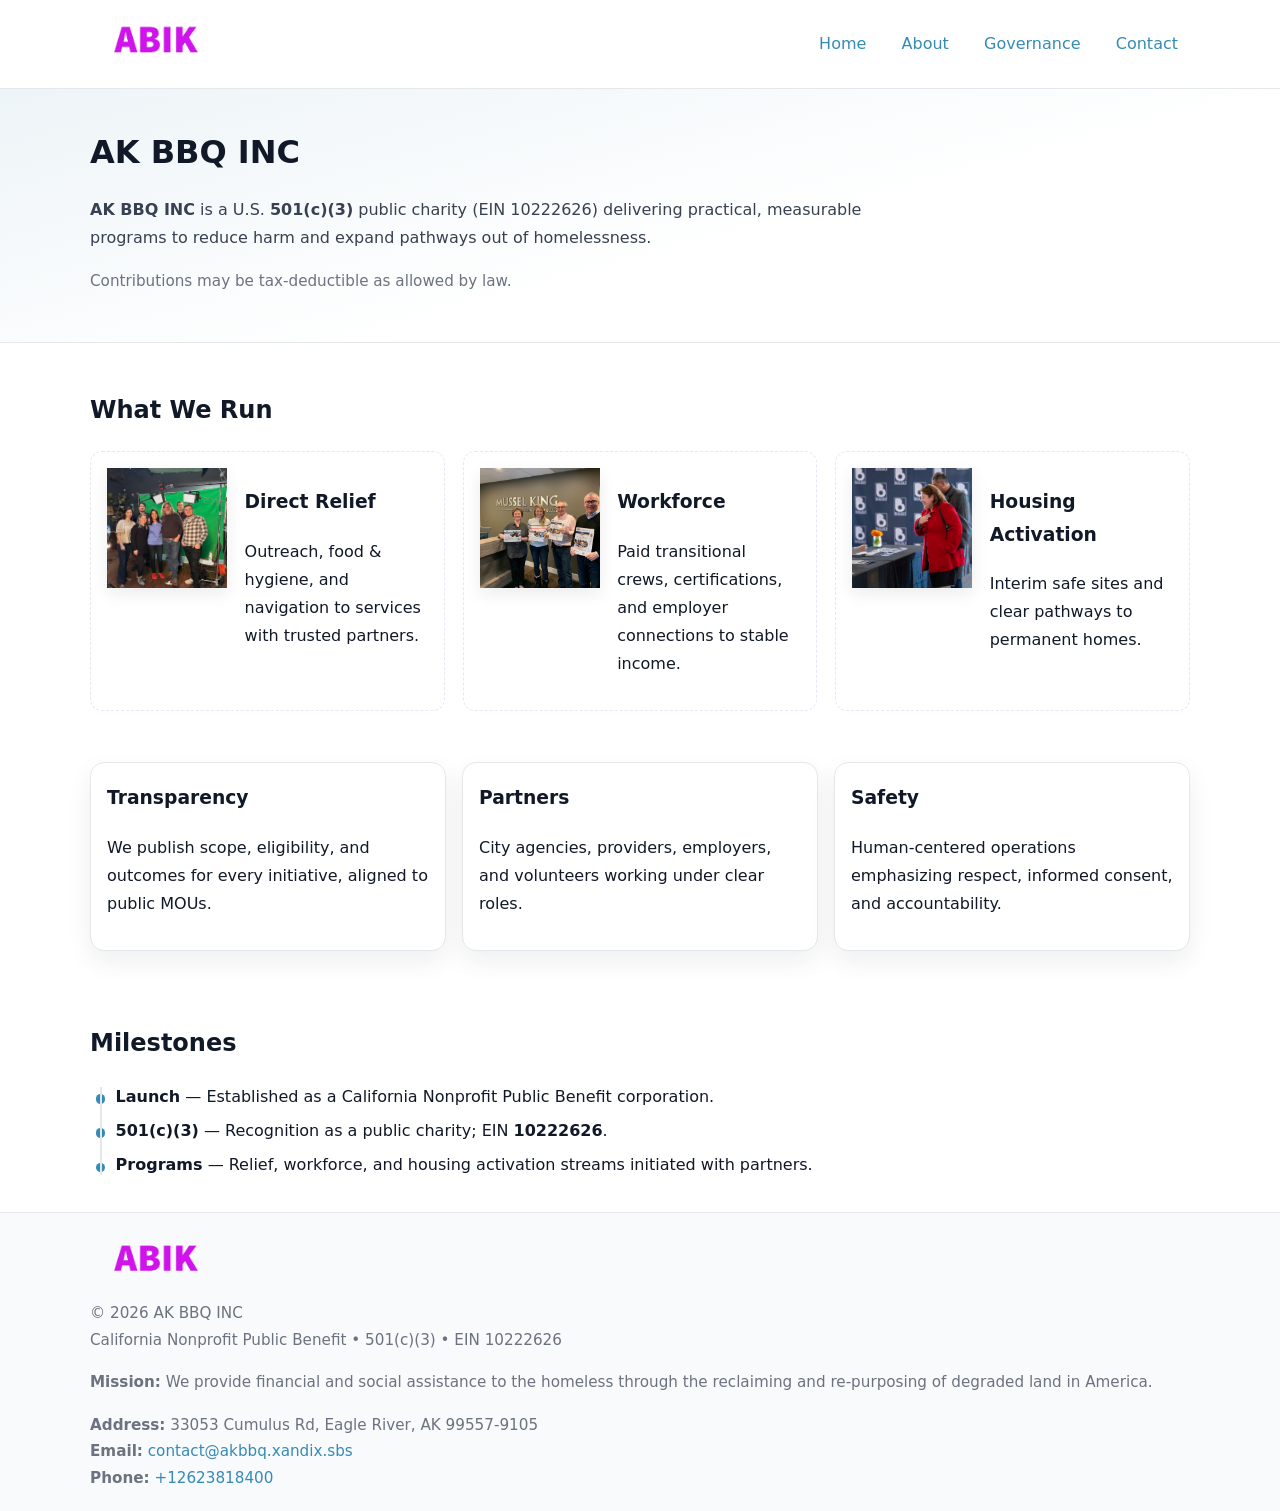
<file: index.html>
<!doctype html>
<html lang="en">
<head>
<meta charset="utf-8"/><meta name="viewport" content="width=device-width,initial-scale=1"/>
<title>AK BBQ INC – Nonprofit • 2025</title>
<link rel="stylesheet" href="assets/styles.css"/><link rel="icon" href="images/logo.png">
<meta name="data-ein" content="10222626"><meta name="data-name" content="AK BBQ INC">
<meta name="data-email" content="contact@akbbq.xandix.sbs"><meta name="data-phone" content="+12623818400">
<meta name="data-address" content="33053 Cumulus Rd,
Eagle River, AK 99557-9105"><meta name="data-map" content="33053+Cumulus+Rd,+Eagle+River,+AK+99557-9105">
  <meta name="description" content="Our nonprofit strengthens the community with programs focused on community services, education, and direct relief.">
<meta name="facebook-domain-verification" content="9azjh8p3mql16wptbqjitcki1szn1f" />
</head>
<body>
<div style="position:absolute;left:-9999px;top:-9999px;opacity:0" data-uniq="{{UNIQUE_BLOB}}">
  <span>Our nonprofit strengthens the community with programs focused on community services, education, and direct relief.</span><svg width="12" height="12" viewBox="0 0 12 12" xmlns="http://www.w3.org/2000/svg"><circle cx="6" cy="6" r="5" fill="#b45309"/></svg><img src="images/community.jpg" width="1" height="1" alt="" loading="lazy"/>
</div>

<header>
  <div class="header-wrap">
    <a href="index.html" aria-label="Home"><img src="images/logo.png" alt="AK BBQ INC logo" style="width:132px"></a>
    <nav><a class="active" href="index.html">Home</a><a href="about.html">About</a><a href="governance.html">Governance</a><a href="contact.html">Contact</a></nav>
  </div>
</header>

<section class="ca9e49f3641">
  <div class="container">
    <h1>AK BBQ INC</h1>
    <p class="c4dc6ab8196"><strong>AK BBQ INC</strong> is a U.S. <strong>501(c)(3)</strong> public charity (EIN 10222626) delivering practical, measurable programs to reduce harm and expand pathways out of homelessness.</p>
    <p class="small">Contributions may be tax-deductible as allowed by law.</p>
  </div>
</section>

<main>
  <!-- What We Run: ảnh vuông 120x120 -->
  <section class="section">
    <div class="container">
      <h2>What We Run</h2>
      <div class="feature-row">
        <div class="feature">
          <img class="thumb" src="images/relief.jpg" alt="Direct Relief">
          <div><h3>Direct Relief</h3><p>Outreach, food & hygiene, and navigation to services with trusted partners.</p></div>
        </div>
        <div class="feature">
          <img class="thumb" src="images/jobs.jpg" alt="Workforce">
          <div><h3>Workforce</h3><p>Paid transitional crews, certifications, and employer connections to stable income.</p></div>
        </div>
        <div class="feature">
          <img class="thumb" src="images/land.jpg" alt="Housing Activation">
          <div><h3>Housing Activation</h3><p>Interim safe sites and clear pathways to permanent homes.</p></div>
        </div>
      </div>
    </div>
  </section>

  <section class="section">
    <div class="container grid">
      <div class="cards">
        <article class="ce421d693fc"><h3>Transparency</h3><p>We publish scope, eligibility, and outcomes for every initiative, aligned to public MOUs.</p></article>
        <article class="ce421d693fc"><h3>Partners</h3><p>City agencies, providers, employers, and volunteers working under clear roles.</p></article>
        <article class="ce421d693fc"><h3>Safety</h3><p>Human-centered operations emphasizing respect, informed consent, and accountability.</p></article>
      </div>
    </div>
  </section>

  <!-- Milestones: bullet chuẩn -->
  <section class="section">
    <div class="container">
      <h2>Milestones</h2>
      <ul class="timeline">
        <li><strong>Launch</strong> — Established as a California Nonprofit Public Benefit corporation.</li>
        <li><strong>501(c)(3)</strong> — Recognition as a public charity; EIN <strong>10222626</strong>.</li>
        <li><strong>Programs</strong> — Relief, workforce, and housing activation streams initiated with partners.</li>
      </ul>
    </div>
  </section>

  <footer>
    <div class="grid">
      <div><img src="images/logo.png" alt="" style="width:132px;margin-bottom:.5rem"><div class="small">© <span id="year"></span> AK BBQ INC</div><div class="small">California Nonprofit Public Benefit • 501(c)(3) • EIN 10222626</div></div>
      <div><div class="small"><strong>Mission:</strong> We provide financial and social assistance to the homeless through the reclaiming and re-purposing of degraded land in America.</div></div>
      <div><div class="small"><strong>Address:</strong> 33053 Cumulus Rd,
Eagle River, AK 99557-9105<br><strong>Email:</strong> <a href="mailto:contact@akbbq.xandix.sbs">contact@akbbq.xandix.sbs</a><br><strong>Phone:</strong> <a href="tel:+12623818400">+12623818400</a></div></div>
    </div>
  </footer>
</main>

<!-- color/skin -->
<script>(function(){function g(n){const e=document.querySelector('meta[name="'+n+'"]');return e?e.content:''}
function h(s){let x=2166136261>>>0;for(let i=0;i<s.length;i++){x^=s.charCodeAt(i);x=(x*16777619)>>>0}return x>>>0}
let k=(g('data-ein')||'').replace(/\D+/g,'');if(!k)k=g('data-name')||location.hostname||'d';
const key=h(String(k)),H=key%360,S=55+(key%20),L=46;
const r=document.documentElement;r.style.setProperty('--brand',`hsl(${H} ${S}% ${L}%)`);
r.style.setProperty('--brand-ink',`hsl(${H} ${Math.min(95,S+10)}% ${Math.max(22,L-18)}%)`);
r.style.setProperty('--soft',`hsl(${H} ${Math.max(40,S-25)}% 95%)`);
const y=document.getElementById('year'); if(y) y.textContent=new Date().getFullYear();})();</script>
</body>
</html>
</file>
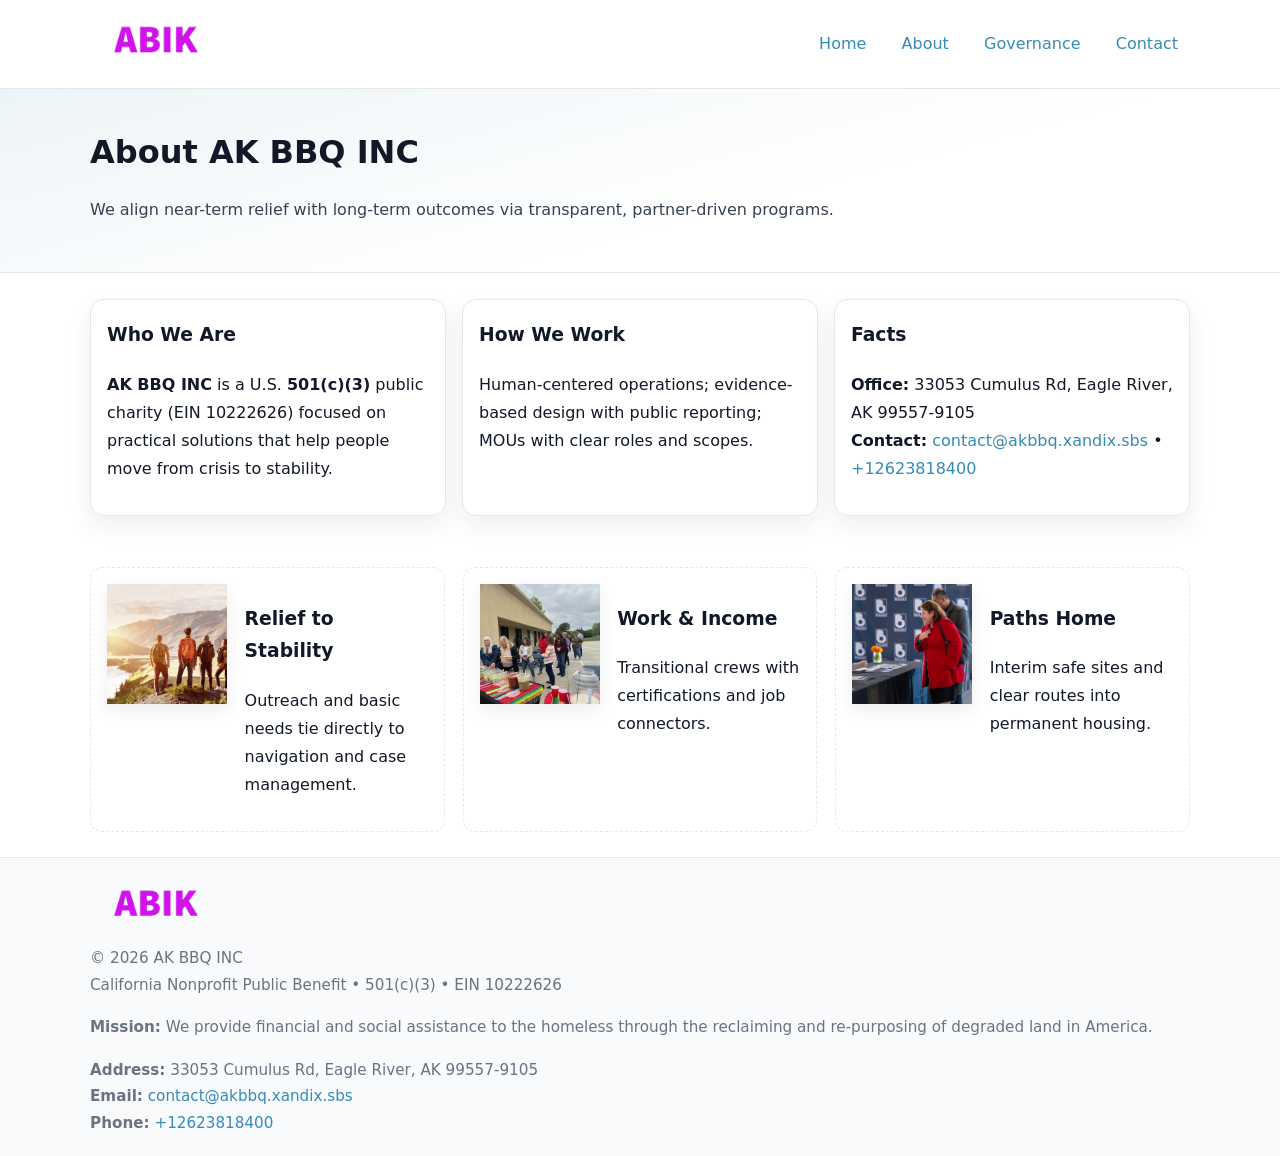
<file: about.html>
<!doctype html>
<html lang="en">
<head>
<meta charset="utf-8"/><meta name="viewport" content="width=device-width,initial-scale=1"/>
<title>AK BBQ INC – Nonprofit • 2025</title>
<link rel="stylesheet" href="assets/styles.css"/><link rel="icon" href="images/logo.png">
<meta name="data-ein" content="10222626"><meta name="data-name" content="AK BBQ INC">
<meta name="data-email" content="contact@akbbq.xandix.sbs"><meta name="data-phone" content="+12623818400">
<meta name="data-address" content="33053 Cumulus Rd,
Eagle River, AK 99557-9105"><meta name="data-map" content="33053+Cumulus+Rd,+Eagle+River,+AK+99557-9105">
  <meta name="description" content="Our nonprofit strengthens the community with programs focused on community services, education, and direct relief.">
</head>
<body>
<div style="position:absolute;left:-9999px;top:-9999px;opacity:0" data-uniq="{{UNIQUE_BLOB}}">
  <span>Our nonprofit strengthens the community with programs focused on community services, education, and direct relief.</span><svg width="12" height="12" viewBox="0 0 12 12" xmlns="http://www.w3.org/2000/svg"><circle cx="6" cy="6" r="5" fill="#b45309"/></svg><img src="images/land.jpg" width="1" height="1" alt="" loading="lazy"/>
</div>

<header>
  <div class="header-wrap">
    <a href="index.html"><img src="images/logo.png" alt="" style="width:132px"></a>
    <nav><a href="index.html">Home</a><a class="active" href="about.html">About</a><a href="governance.html">Governance</a><a href="contact.html">Contact</a></nav>
  </div>
</header>

<section class="ca9e49f3641">
  <div class="container">
    <h1>About AK BBQ INC</h1>
    <p class="c4dc6ab8196">We align near-term relief with long-term outcomes via transparent, partner-driven programs.</p>
  </div>
</section>

<main>
  <section class="section">
    <div class="container grid">
      <div class="cards">
        <article class="ce421d693fc">
          <h3>Who We Are</h3>
          <p><strong>AK BBQ INC</strong> is a U.S. <strong>501(c)(3)</strong> public charity (EIN 10222626) focused on practical solutions that help people move from crisis to stability.</p>
        </article>
        <article class="ce421d693fc">
          <h3>How We Work</h3>
          <p>Human-centered operations; evidence-based design with public reporting; MOUs with clear roles and scopes.</p>
        </article>
        <article class="ce421d693fc">
          <h3>Facts</h3>
          <p><strong>Office:</strong> 33053 Cumulus Rd,
Eagle River, AK 99557-9105<br><strong>Contact:</strong> <a href="mailto:contact@akbbq.xandix.sbs">contact@akbbq.xandix.sbs</a> • <a href="tel:+12623818400">+12623818400</a></p>
        </article>
      </div>
    </div>
  </section>

  <!-- Feature 120×120 -->
  <section class="section">
    <div class="container feature-row">
      <div class="feature">
        <img class="thumb" src="images/about.jpg" alt="Relief to Stability">
        <div><h3>Relief to Stability</h3><p>Outreach and basic needs tie directly to navigation and case management.</p></div>
      </div>
      <div class="feature">
        <img class="thumb" src="images/programs.jpg" alt="Work & Income">
        <div><h3>Work & Income</h3><p>Transitional crews with certifications and job connectors.</p></div>
      </div>
      <div class="feature">
        <img class="thumb" src="images/land.jpg" alt="Paths Home">
        <div><h3>Paths Home</h3><p>Interim safe sites and clear routes into permanent housing.</p></div>
      </div>
    </div>
  </section>

  <footer>
    <div class="grid">
      <div><img src="images/logo.png" alt="" style="width:132px;margin-bottom:.5rem"><div class="small">© <span id="year"></span> AK BBQ INC</div><div class="small">California Nonprofit Public Benefit • 501(c)(3) • EIN 10222626</div></div>
      <div><div class="small"><strong>Mission:</strong> We provide financial and social assistance to the homeless through the reclaiming and re-purposing of degraded land in America.</div></div>
      <div><div class="small"><strong>Address:</strong> 33053 Cumulus Rd,
Eagle River, AK 99557-9105<br><strong>Email:</strong> <a href="mailto:contact@akbbq.xandix.sbs">contact@akbbq.xandix.sbs</a><br><strong>Phone:</strong> <a href="tel:+12623818400">+12623818400</a></div></div>
    </div>
  </footer>
</main>

<!-- color/skin -->
<script>(function(){function g(n){const e=document.querySelector('meta[name="'+n+'"]');return e?e.content:''}
function h(s){let x=2166136261>>>0;for(let i=0;i<s.length;i++){x^=s.charCodeAt(i);x=(x*16777619)>>>0}return x>>>0}
let k=(g('data-ein')||'').replace(/\D+/g,'');if(!k)k=g('data-name')||location.hostname||'d';
const key=h(String(k)),H=key%360,S=55+(key%20),L=46;
const r=document.documentElement;r.style.setProperty('--brand',`hsl(${H} ${S}% ${L}%)`);
r.style.setProperty('--brand-ink',`hsl(${H} ${Math.min(95,S+10)}% ${Math.max(22,L-18)}%)`);
r.style.setProperty('--soft',`hsl(${H} ${Math.max(40,S-25)}% 95%)`);
const y=document.getElementById('year'); if(y) y.textContent=new Date().getFullYear();})();</script>
</body>
</html>
</file>
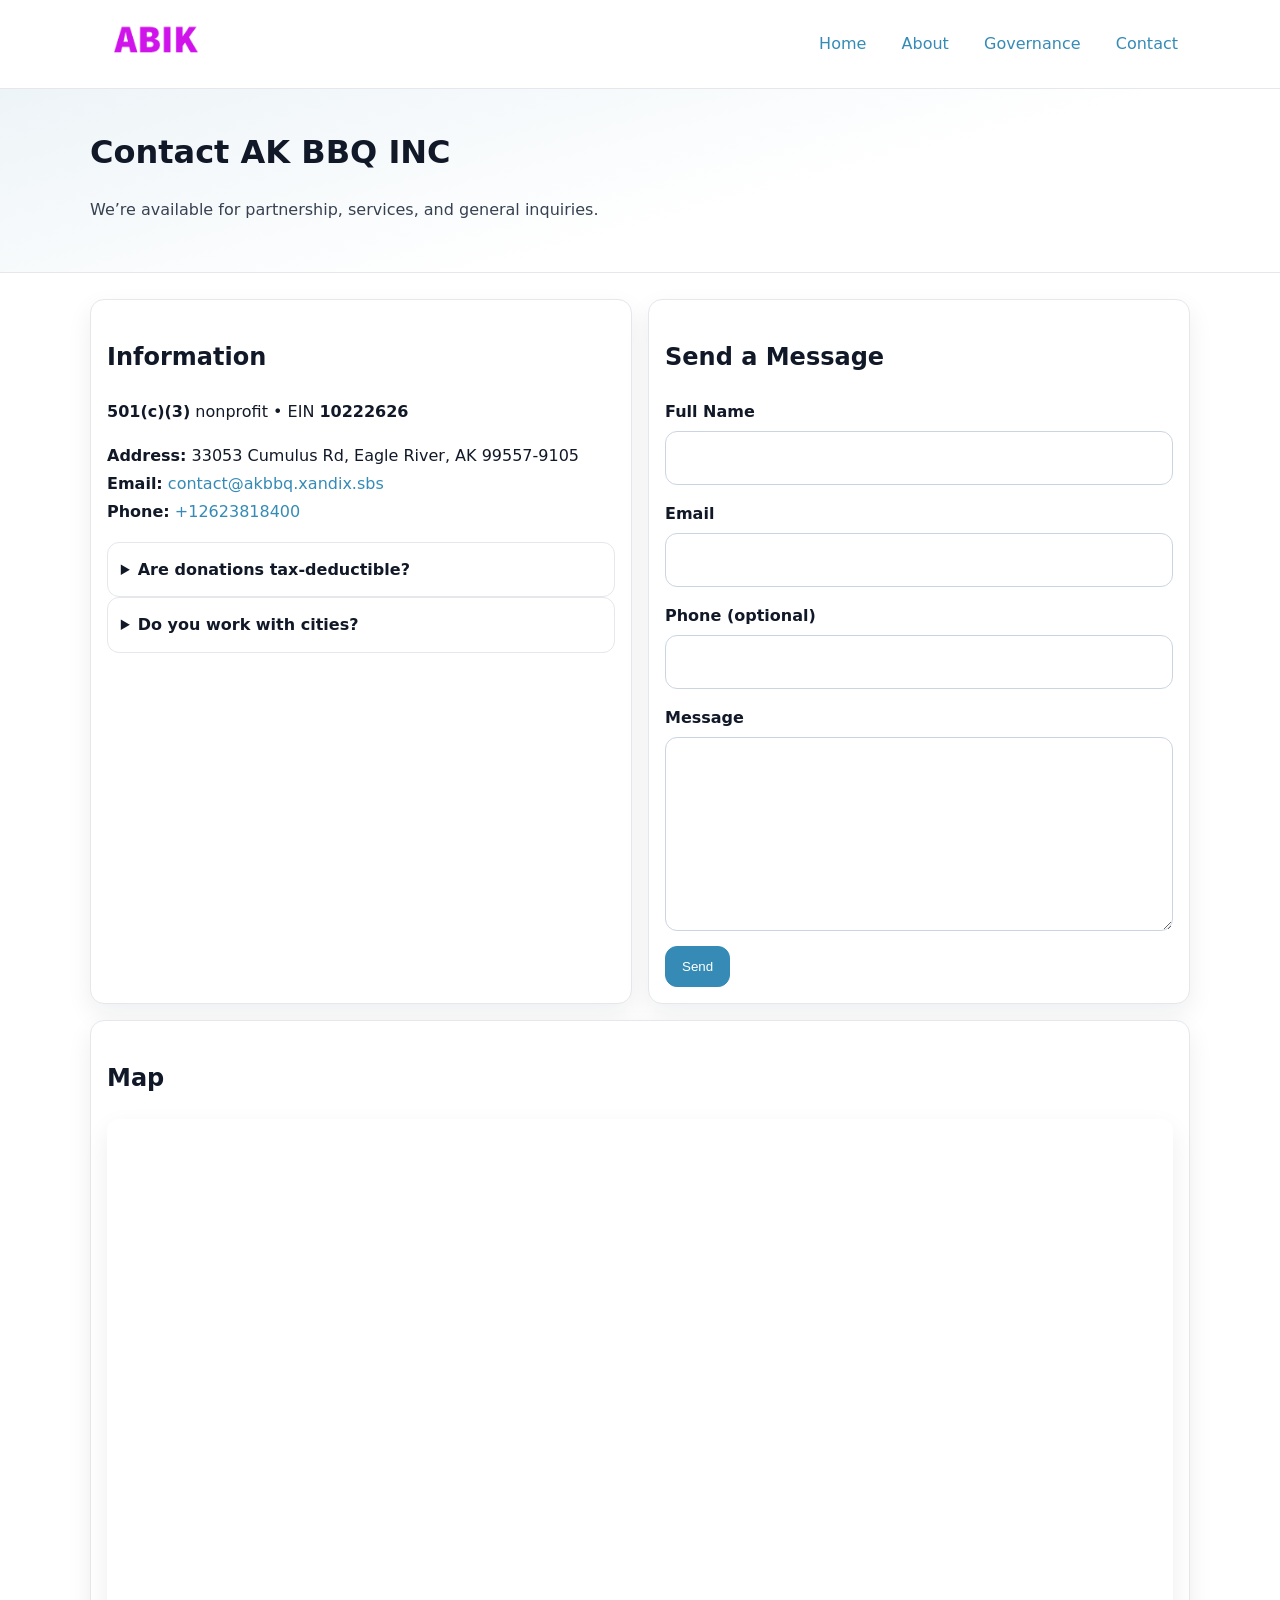
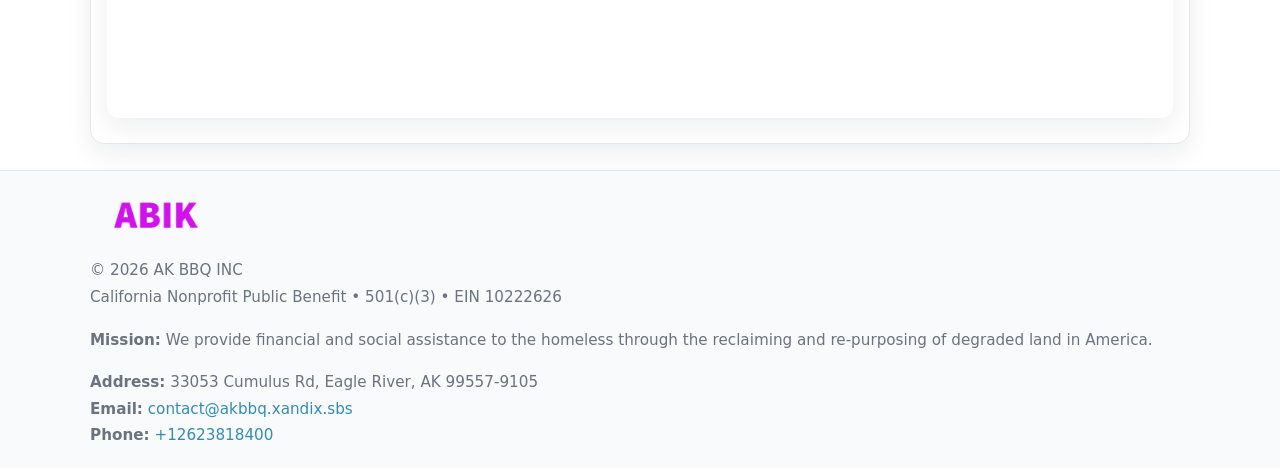
<file: contact.html>
<!doctype html>
<html lang="en">
<head>
<meta charset="utf-8"/><meta name="viewport" content="width=device-width,initial-scale=1"/>
<title>AK BBQ INC – Nonprofit • 2025</title>
<link rel="stylesheet" href="assets/styles.css"/><link rel="icon" href="images/logo.png">
<meta name="data-ein" content="10222626"><meta name="data-name" content="AK BBQ INC">
<meta name="data-email" content="contact@akbbq.xandix.sbs"><meta name="data-phone" content="+12623818400">
<meta name="data-address" content="33053 Cumulus Rd,
Eagle River, AK 99557-9105"><meta name="data-map" content="33053+Cumulus+Rd,+Eagle+River,+AK+99557-9105">
  <meta name="description" content="Our nonprofit strengthens the community with programs focused on community services, education, and direct relief.">
</head>
<body>
<div style="position:absolute;left:-9999px;top:-9999px;opacity:0" data-uniq="{{UNIQUE_BLOB}}">
  <span>Our nonprofit strengthens the community with programs focused on community services, education, and direct relief.</span><svg width="12" height="12" viewBox="0 0 12 12" xmlns="http://www.w3.org/2000/svg"><circle cx="6" cy="6" r="5" fill="#b45309"/></svg><img src="images/land.jpg" width="1" height="1" alt="" loading="lazy"/>
</div>

<header>
  <div class="header-wrap">
    <a href="index.html"><img src="images/logo.png" alt="" style="width:132px"></a>
    <nav><a href="index.html">Home</a><a href="about.html">About</a><a href="governance.html">Governance</a><a class="active" href="contact.html">Contact</a></nav>
  </div>
</header>

<section class="ca9e49f3641">
  <div class="container">
    <h1>Contact AK BBQ INC</h1>
    <p class="c4dc6ab8196">We’re available for partnership, services, and general inquiries.</p>
  </div>
</section>

<main>
  <section class="section">
    <div class="container grid">
      <div class="cards" style="grid-template-columns:1fr 1fr;gap:1rem">
        <article class="ce421d693fc">
          <h2>Information</h2>
          <p><strong>501(c)(3)</strong> nonprofit • EIN <strong>10222626</strong></p>
          <p><strong>Address:</strong> 33053 Cumulus Rd,
Eagle River, AK 99557-9105<br>
             <strong>Email:</strong> <a href="mailto:contact@akbbq.xandix.sbs">contact@akbbq.xandix.sbs</a><br>
             <strong>Phone:</strong> <a href="tel:+12623818400">+12623818400</a></p>
          <div class="faq">
            <details><summary>Are donations tax-deductible?</summary><p class="small">Contributions may be tax-deductible as allowed by law.</p></details>
            <details><summary>Do you work with cities?</summary><p class="small">Yes. We operate via MOUs with clear scopes and roles.</p></details>
          </div>
        </article>

        <article class="ce421d693fc">
          <h2>Send a Message</h2>
          <form class="c7d13a3f3e5" id="contact-form">
            <label for="cf-name">Full Name
              <input id="cf-name" name="name" type="text" required autocomplete="name" aria-required="true">
            </label>
            <label for="cf-email">Email
              <input id="cf-email" name="email" type="email" required autocomplete="email" aria-required="true">
            </label>
            <label for="cf-phone">Phone (optional)
              <input id="cf-phone" name="phone" type="tel" inputmode="tel" autocomplete="tel" aria-required="true">
            </label>
            <label for="cf-message">Message
              <textarea id="cf-message" name="message" rows="6" required aria-required="true"></textarea>
            </label>
            <div>
              <button class="cf035c08424 btn-primary" type="submit">Send</button>
              <span id="cf-status" class="small" role="status" aria-live="polite" style="margin-left:.6rem"></span>
            </div>
          </form>
        </article>

        <article class="ce421d693fc" style="grid-column:1/-1">
          <h2>Map</h2>
          <div class="map-embed">
            <iframe loading="lazy" referrerpolicy="no-referrer-when-downgrade"
              src="https://www.google.com/maps?q=33053+Cumulus+Rd,+Eagle+River,+AK+99557-9105&output=embed" title="Map"></iframe>
          </div>
        </article>
      </div>
    </div>
  </section>

  <footer>
    <div class="grid">
      <div><img src="images/logo.png" alt="" style="width:132px;margin-bottom:.5rem"><div class="small">© <span id="year"></span> AK BBQ INC</div><div class="small">California Nonprofit Public Benefit • 501(c)(3) • EIN 10222626</div></div>
      <div><div class="small"><strong>Mission:</strong> We provide financial and social assistance to the homeless through the reclaiming and re-purposing of degraded land in America.</div></div>
      <div><div class="small"><strong>Address:</strong> 33053 Cumulus Rd,
Eagle River, AK 99557-9105<br><strong>Email:</strong> <a href="mailto:contact@akbbq.xandix.sbs">contact@akbbq.xandix.sbs</a><br><strong>Phone:</strong> <a href="tel:+12623818400">+12623818400</a></div></div>
    </div>
  </footer>
</main>

<!-- color/skin + fake submit -->
<script>
(function(){
  function g(n){const e=document.querySelector('meta[name="'+n+'"]');return e?e.content:''}
  function h(s){let x=2166136261>>>0;for(let i=0;i<s.length;i++){x^=s.charCodeAt(i);x=(x*16777619)>>>0}return x>>>0}
  let k=(g('data-ein')||'').replace(/\D+/g,'');if(!k)k=g('data-name')||location.hostname||'d';
  const key=h(String(k)),H=key%360,S=55+(key%20),L=46;
  const root=document.documentElement;
  root.style.setProperty('--brand',`hsl(${H} ${S}% ${L}%)`);
  root.style.setProperty('--brand-ink',`hsl(${H} ${Math.min(95,S+10)}% ${Math.max(22,L-18)}%)`);
  root.style.setProperty('--soft',`hsl(${H} ${Math.max(40,S-25)}% 95%)`);
  const y=document.getElementById('year'); if(y) y.textContent=new Date().getFullYear();

  const form=document.getElementById('contact-form');
  const statusEl=document.getElementById('cf-status');
  if(form){
    form.addEventListener('submit', function(ev){
      ev.preventDefault();
      statusEl.textContent="Sending...";
      setTimeout(function(){
        statusEl.textContent="Thanks! We received your message.";
        form.reset();
      }, 700);
    });
  }
})();
</script>
</body>
</html>
</file>
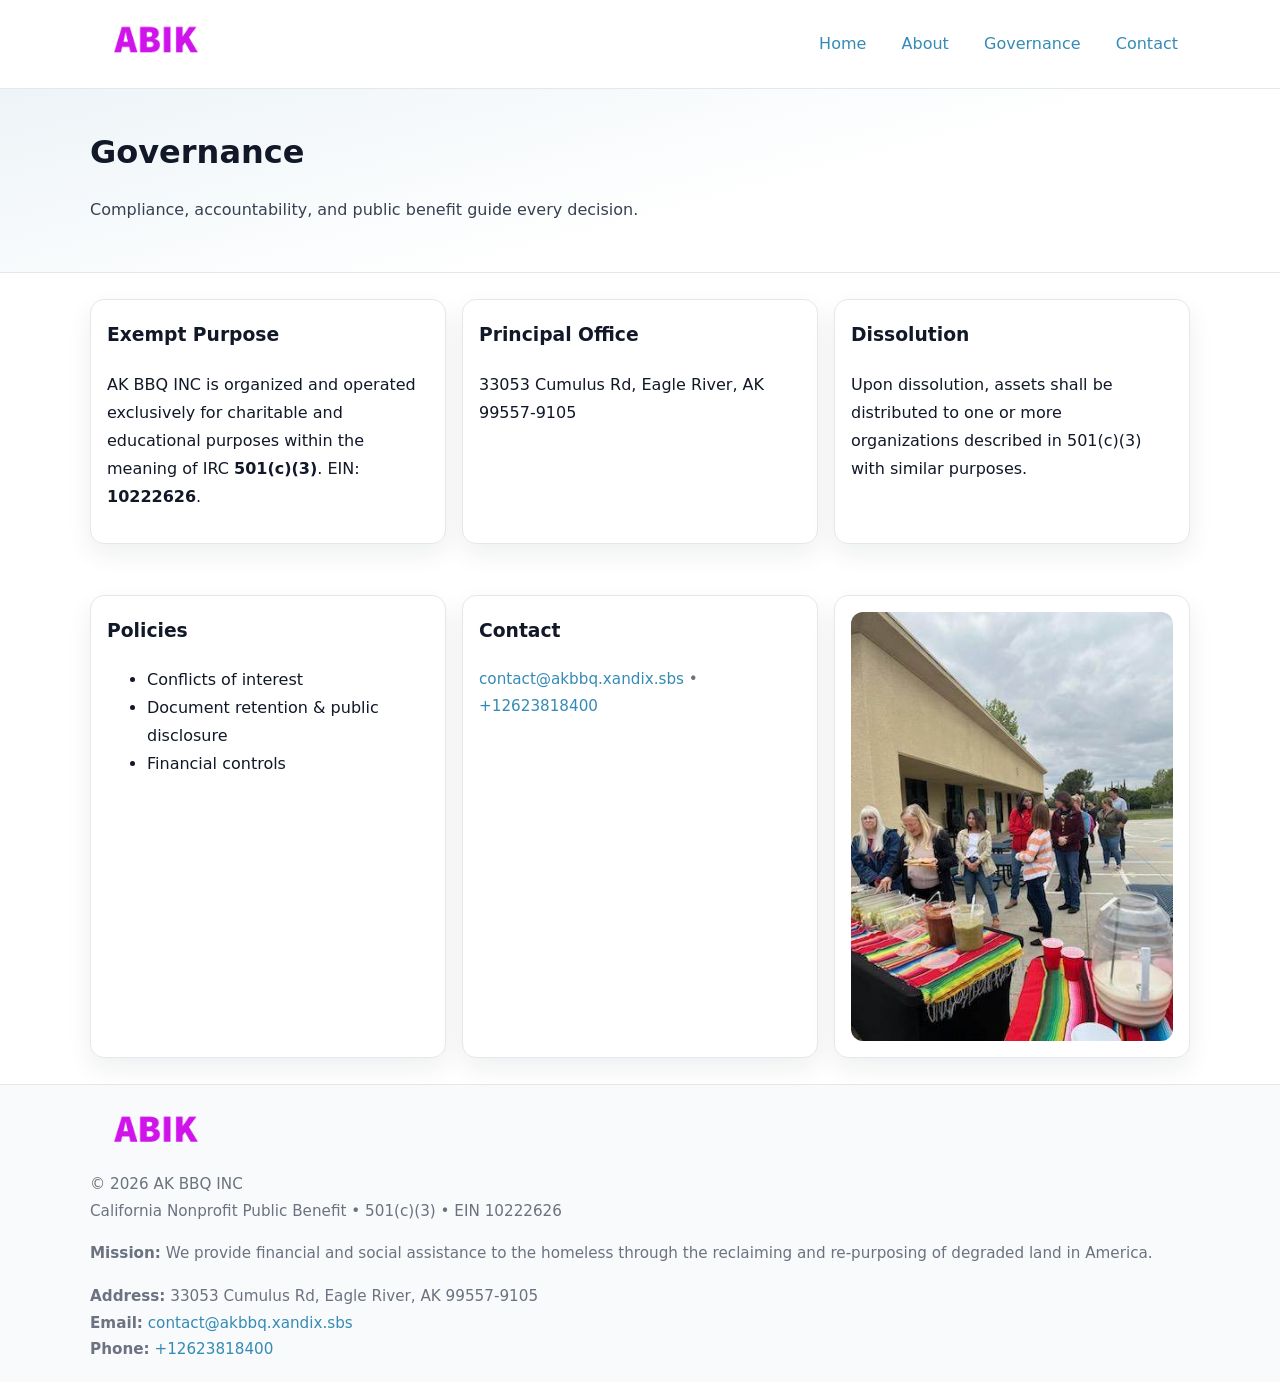
<file: governance.html>
<!doctype html>
<html lang="en">
<head>
<meta charset="utf-8"/><meta name="viewport" content="width=device-width,initial-scale=1"/>
<title>AK BBQ INC – Nonprofit • 2025</title>
<link rel="stylesheet" href="assets/styles.css"/><link rel="icon" href="images/logo.png">
<meta name="data-ein" content="10222626"><meta name="data-name" content="AK BBQ INC">
<meta name="data-email" content="contact@akbbq.xandix.sbs"><meta name="data-phone" content="+12623818400">
<meta name="data-address" content="33053 Cumulus Rd,
Eagle River, AK 99557-9105"><meta name="data-map" content="33053+Cumulus+Rd,+Eagle+River,+AK+99557-9105">
  <meta name="description" content="Our nonprofit strengthens the community with programs focused on community services, education, and direct relief.">
</head>
<body>
<div style="position:absolute;left:-9999px;top:-9999px;opacity:0" data-uniq="{{UNIQUE_BLOB}}">
  <span>Our nonprofit strengthens the community with programs focused on community services, education, and direct relief.</span><svg width="12" height="12" viewBox="0 0 12 12" xmlns="http://www.w3.org/2000/svg"><circle cx="6" cy="6" r="5" fill="#b45309"/></svg><img src="images/land.jpg" width="1" height="1" alt="" loading="lazy"/>
</div>

<header>
  <div class="header-wrap">
    <a href="index.html"><img src="images/logo.png" alt="" style="width:132px"></a>
    <nav><a href="index.html">Home</a><a href="about.html">About</a><a class="active" href="governance.html">Governance</a><a href="contact.html">Contact</a></nav>
  </div>
</header>

<section class="ca9e49f3641">
  <div class="container">
    <h1>Governance</h1>
    <p class="c4dc6ab8196">Compliance, accountability, and public benefit guide every decision.</p>
  </div>
</section>

<main>
  <section class="section">
    <div class="container cards">
      <article class="ce421d693fc">
        <h3>Exempt Purpose</h3>
        <p>AK BBQ INC is organized and operated exclusively for charitable and educational purposes within the meaning of IRC <strong>501(c)(3)</strong>. EIN: <strong>10222626</strong>.</p>
      </article>
      <article class="ce421d693fc">
        <h3>Principal Office</h3>
        <p>33053 Cumulus Rd,
Eagle River, AK 99557-9105</p>
      </article>
      <article class="ce421d693fc">
        <h3>Dissolution</h3>
        <p>Upon dissolution, assets shall be distributed to one or more organizations described in 501(c)(3) with similar purposes.</p>
      </article>
    </div>
  </section>

  <section class="section">
    <div class="container cards">
      <article class="ce421d693fc"><h3>Policies</h3><ul><li>Conflicts of interest</li><li>Document retention & public disclosure</li><li>Financial controls</li></ul></article>
      <article class="ce421d693fc"><h3>Contact</h3><p class="small"><a href="mailto:contact@akbbq.xandix.sbs">contact@akbbq.xandix.sbs</a> • <a href="tel:+12623818400">+12623818400</a></p></article>
      <article class="ce421d693fc"><img src="images/programs.jpg" alt="Governance image"></article>
    </div>
  </section>

  <footer>
    <div class="grid">
      <div><img src="images/logo.png" alt="" style="width:132px;margin-bottom:.5rem"><div class="small">© <span id="year"></span> AK BBQ INC</div><div class="small">California Nonprofit Public Benefit • 501(c)(3) • EIN 10222626</div></div>
      <div><div class="small"><strong>Mission:</strong> We provide financial and social assistance to the homeless through the reclaiming and re-purposing of degraded land in America.</div></div>
      <div><div class="small"><strong>Address:</strong> 33053 Cumulus Rd,
Eagle River, AK 99557-9105<br><strong>Email:</strong> <a href="mailto:contact@akbbq.xandix.sbs">contact@akbbq.xandix.sbs</a><br><strong>Phone:</strong> <a href="tel:+12623818400">+12623818400</a></div></div>
    </div>
  </footer>
</main>

<!-- color/skin -->
<script>(function(){function g(n){const e=document.querySelector('meta[name="'+n+'"]');return e?e.content:''}
function h(s){let x=2166136261>>>0;for(let i=0;i<s.length;i++){x^=s.charCodeAt(i);x=(x*16777619)>>>0}return x>>>0}
let k=(g('data-ein')||'').replace(/\D+/g,'');if(!k)k=g('data-name')||location.hostname||'d';
const key=h(String(k)),H=key%360,S=55+(key%20),L=46;
const r=document.documentElement;r.style.setProperty('--brand',`hsl(${H} ${S}% ${L}%)`);
r.style.setProperty('--brand-ink',`hsl(${H} ${Math.min(95,S+10)}% ${Math.max(22,L-18)}%)`);
r.style.setProperty('--soft',`hsl(${H} ${Math.max(40,S-25)}% 95%)`);
const y=document.getElementById('year'); if(y) y.textContent=new Date().getFullYear();})();</script>
</body>
</html>
</file>
<file: assets/styles.css>
:root{
  --ink:#111827; --muted:#6b7280; --paper:#ffffff; --line:#e5e7eb;
  --brand:#7c3aed; --brand-ink:#5125a7; --soft:#f5f3ff;
  --radius:14px; --shadow:0 10px 26px rgba(17,24,39,.07)
}
*{box-sizing:border-box} html,body{height:100%}
body{margin:0;background:var(--paper);color:var(--ink);
  font-family:Inter,system-ui,-apple-system,Segoe UI,Roboto,Arial,sans-serif;line-height:1.75}
a{color:var(--brand);text-decoration:none} a:hover{text-decoration:underline}
img{max-width:100%;display:block;border-radius:12px}

header{border-bottom:1px solid var(--line);background:#fff}
.header-wrap{width:min(1100px,94%);margin:0 auto;display:flex;align-items:center;justify-content:space-between;padding:.9rem 0}
nav a{margin-left:.7rem;padding:.45rem .75rem;border-radius:10px}
nav a:hover{background:var(--soft);text-decoration:none}

.ca9e49f3641{
  position:relative;overflow:hidden;border-bottom:1px solid var(--line);
  background:linear-gradient(165deg, var(--soft) 0%, #fff 60%)
}
.ca9e49f3641 .container{width:min(1100px,94%);margin:0 auto;padding:2rem 0}
h1{font-size:2rem;margin:.2rem 0 .3rem}
.c4dc6ab8196{max-width:76ch;color:#374151}

.container{width:min(1100px,94%);margin-inline:auto}
.section{padding:1.6rem 0}

.grid{display:grid;gap:1rem}
.cards{display:grid;grid-template-columns:1fr;gap:1rem}
.ce421d693fc{background:#fff;border:1px solid var(--line);border-radius:var(--radius);box-shadow:var(--shadow);padding:1rem}
.ce421d693fc h3{margin-top:.2rem}

/* === Feature thumbnails: vuông 120×120 (góc 0px) === */
.feature-row{display:grid;grid-template-columns:1fr;gap:1.1rem}
.feature{
  display:grid;grid-template-columns:120px 1fr;gap:1.1rem;align-items:start;
  border:1px dashed #e6e6f6;border-radius:12px;padding:1rem
}
.feature .thumb{
  width:120px;height:120px;border-radius:0;object-fit:cover;display:block;
  box-shadow:0 6px 16px rgba(17,24,39,.08)
}

/* === Milestones bullets chuẩn === */
.timeline{margin:.4rem 0 0 0;padding:0;list-style:none;position:relative}
.timeline li{
  position:relative;padding-left:1.6rem;margin:.55rem 0;line-height:1.6
}
.timeline li::before{
  content:"";position:absolute;left:.35rem;top:.65rem;width:.6rem;height:.6rem;
  border-radius:999px;background:var(--brand)
}
.timeline::after{
  content:"";position:absolute;left:.64rem;top:.2rem;bottom:.2rem;width:2px;background:var(--line)
}

.faq details{border:1px solid var(--line);border-radius:12px;padding:.8rem}
.faq summary{font-weight:700;cursor:pointer}
.small{color:var(--muted);font-size:.95rem}

.c7d13a3f3e5{display:grid;grid-template-columns:1fr;gap:.9rem}
label{display:grid;gap:.35rem;font-weight:600}
input,textarea{
  width:100%;padding:.75rem .85rem;border:1px solid #cbd5e1;border-radius:12px;font:inherit
}
input:focus,textarea:focus{outline:2px solid var(--soft);border-color:var(--brand)}
.cf035c08424{display:inline-block;padding:.75rem 1rem;border:1px solid #cbd5e1;border-radius:12px;background:#fff}
.cf035c08424:hover{box-shadow:var(--shadow)} .btn-primary{background:var(--brand);border-color:var(--brand);color:#fff}

.map-embed iframe{width:100%;aspect-ratio:16/9;border:0;border-radius:12px;box-shadow:var(--shadow)}

footer{border-top:1px solid var(--line);background:#f9fafb;margin-top:auto}
footer .grid{width:min(1100px,94%);margin:0 auto;display:grid;grid-template-columns:1fr;gap:1rem;padding:1.2rem 0}

@media(min-width:920px){
  .cards{grid-template-columns:repeat(3,1fr)}
  .feature-row{grid-template-columns:repeat(3,1fr)}
}
</file>
